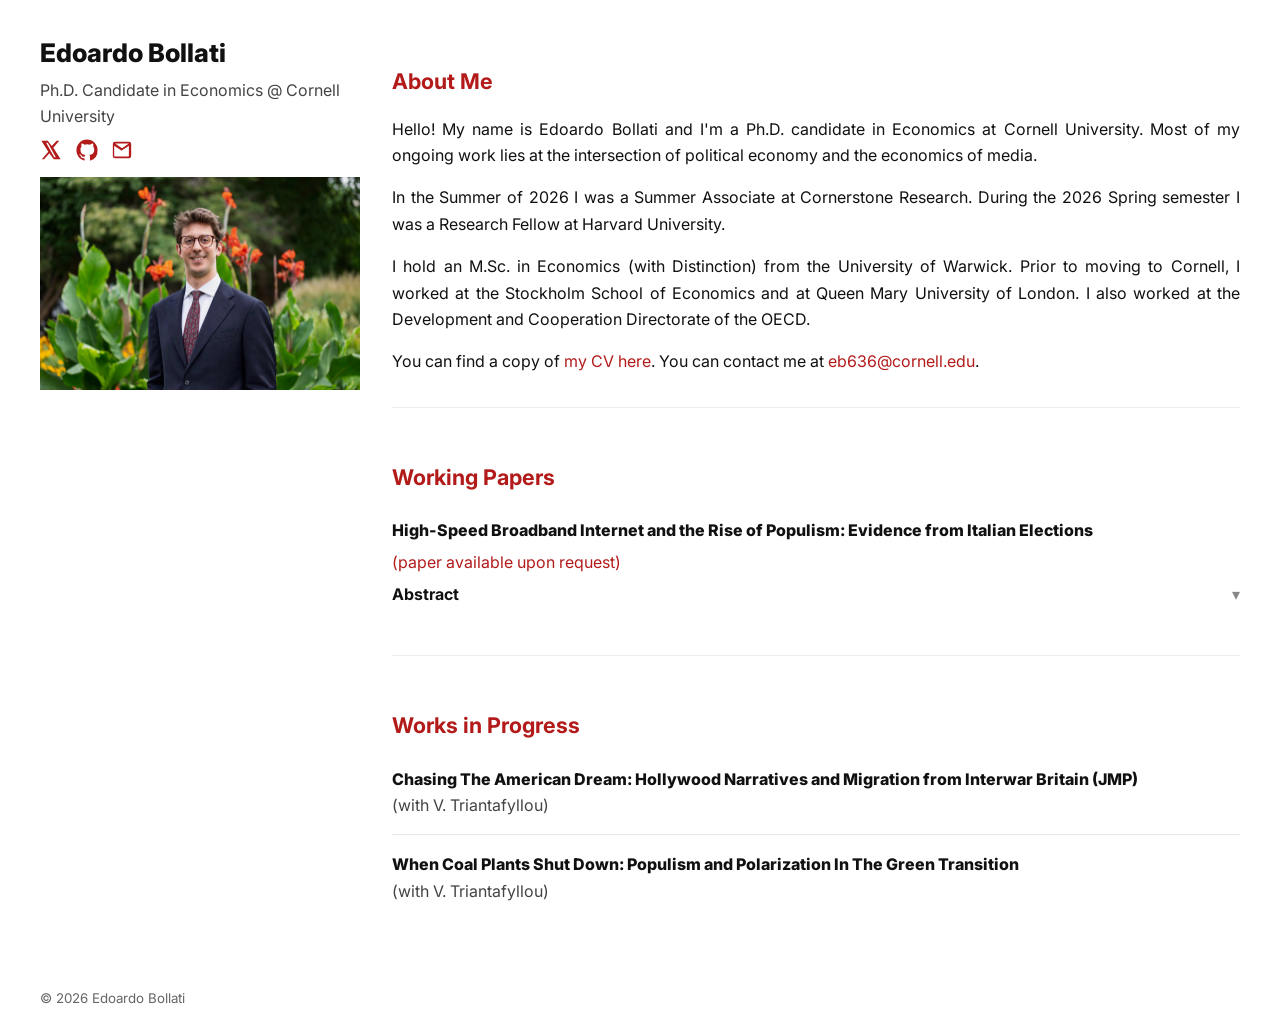
<file: docs/index.html>
<!doctype html>
<html lang="en">
<head>
  <meta charset="utf-8" />
  <meta name="viewport" content="width=device-width, initial-scale=1" />
  <title>Edoardo Bollati — PhD Candidate in Economics @ Cornell University</title>
  <meta name="description" content="Edoardo Bollati's academic website." />
  <link rel="preconnect" href="https://fonts.googleapis.com">
  <link rel="preconnect" href="https://fonts.gstatic.com" crossorigin>
  <link href="https://fonts.googleapis.com/css2?family=Inter:wght@300;400;500;600;700;800&display=swap" rel="stylesheet">
  <style>
    :root{
      --bg:#ffffff;
      --fg:#111111;
      --muted:#444444;
      --border:#e5e7eb;
      --cranberry:#cc002b;
      --logo-red:#b31b1b;
    }

    html, body { height: 100%; }
    body {
      margin: 0;
      font-family: Inter, system-ui, -apple-system, Segoe UI, Roboto, Arial;
      background: var(--bg);
      color: var(--fg);
      line-height: 1.65;
    }
    a { color: var(--logo-red); text-decoration: none; }
    a:hover { text-decoration: underline; }
    img { max-width: 100%; display: block; }

    .shell { max-width: 1200px; margin: 0 auto; padding: 2rem 1rem; }
    .grid { display: grid; grid-template-columns: 320px minmax(0,1fr); gap: 2rem; }

    aside { position: sticky; top: 1rem; align-self: start; }
    .side-name { font-weight: 800; font-size: 1.6rem; margin: 0; }
    .side-affil { color: var(--muted); margin: .15rem 0 .6rem; }
    .iconbar { display: flex; gap: .85rem; align-items: center; margin: .25rem 0 1rem; }
    .iconbar a { line-height: 0; }
    .iconbar svg { width: 22px; height: 22px; fill: var(--logo-red); }
    .side-photo { margin: 0 0 1rem; }

    main { min-width: 0; }

    /* Section headings (logo red) */
    .section-title { font-size: 1.35rem; color: var(--logo-red); margin: 2rem 0 .75rem; }

    /* Ultra-light section dividers */
    section + section {
      margin-top: 2rem;
      padding-top: 1.25rem;
      border-top: 1px solid #eee;
    }

    .list { background: var(--bg); border: 0; }
    .entry { border-top: 1px solid var(--border); padding: 1rem 0; }
    .entry:first-child { border-top: 0; }
    .title { font-weight: 800; color: var(--fg); }
    .meta { color: var(--muted); }
    .links { display: flex; gap: 1rem; flex-wrap: wrap; margin-top: .35rem; }

    details { margin-top: .35rem; }
    summary {
      list-style: none;
      cursor: pointer;
      display: flex;
      align-items: center;
      gap: .5rem;
      color: var(--fg);
      font-weight: 700;
    }
    summary::-webkit-details-marker { display: none; }
    summary:after { content: "▾"; margin-left: auto; color: #888; }
    details[open] summary:after { content: "▴"; }
    .abstract { margin-top: .5rem; color: var(--fg); }

    footer { max-width: 1200px; margin: 2rem auto; padding: 0 1rem; color: #666; }

    @media (max-width: 980px) {
      .grid { grid-template-columns: 1fr; }
      aside { position: static; }
    }

    #about p {
      text-align: justify;
      text-justify: inter-word;
      hyphens: auto;
    }
    .abstract {
      text-align: justify;
      text-justify: inter-word;
      hyphens: auto;
    }

    #wp .section-title,
    #wip .section-title {
      margin: 2rem 0 0.35rem; /* tighter bottom margin */
    }
  </style>
</head>
<body>
  <div class="shell">
    <div class="grid">
      <aside>
        <h1 class="side-name">Edoardo Bollati</h1>
        <div class="side-affil">Ph.D. Candidate in Economics @ Cornell University</div>
        <div class="iconbar">
          <a href="https://x.com/BollatiEdoardo" aria-label="Twitter/X" title="Twitter/X">
            <svg viewBox="0 0 24 24" aria-hidden="true">
              <path d="M18.244 2H21l-6.5 7.43L22.5 22H15l-4.77-6.41L4.5 22H2l7.09-8.1L1.5 2h7l4.27 5.77L18.244 2Zm-2.744 18h1.756L8.5 4h-1.76l8.76 16Z"/>
            </svg>
          </a>
          <a href="https://github.com/edoardobollati" aria-label="GitHub" title="GitHub">
            <svg viewBox="0 0 24 24" aria-hidden="true">
              <path d="M12 .5A11.5 11.5 0 0 0 .5 12.3c0 5.21 3.38 9.62 8.07 11.18.59.11.8-.26.8-.58l-.02-2.03c-3.28.73-3.97-1.58-3.97-1.58-.54-1.4-1.33-1.77-1.33-1.77-1.09-.77.08-.76.08-.76 1.2.09 1.83 1.25 1.83 1.25 1.07 1.87 2.81 1.33 3.5 1.02.11-.8.42-1.33.76-1.64-2.62-.31-5.38-1.34-5.38-5.97 0-1.32.46-2.39 1.22-3.23-.12-.3-.53-1.55.12-3.23 0 0 .99-.32 3.24 1.23a11.1 11.1 0 0 1 5.9 0c2.25-1.55 3.24-1.23 3.24-1.23.65 1.68.24 2.93.12 3.23.76.84 1.22 1.91 1.22 3.23 0 4.64-2.76 5.65-5.4 5.96.43.37.81 1.1.81 2.23l-.01 3.3c0 .33.21.71.81.59A11.5 11.5 0 0 0 23.5 12.3 11.5 11.5 0 0 0 12 .5Z"/>
            </svg>
          </a>
          <a href="mailto:eb636@cornell.edu" aria-label="Email" title="Email">
            <svg viewBox="0 0 24 24" aria-hidden="true">
              <path d="M2 5.5A2.5 2.5 0 0 1 4.5 3h15A2.5 2.5 0 0 1 22 5.5v13A2.5 2.5 0 0 1 19.5 21h-15A2.5 2.5 0 0 1 2 18.5v-13Zm2.5-.5 7.5 5 7.5-5H4.5Zm15 2.3-7.35 4.9a1 1 0 0 1-1.3 0L3.5 7.3v11.2c0 .28.22.5.5.5h15c.28 0 .5-.22.5-.5V7.3Z"/>
            </svg>
          </a>
        </div>
        <div class="side-photo">
          <img src="images/profilepic2026.jpeg" alt="Edoardo Bollati" />
        </div>
      </aside>

      <main>
        <section id="about">
          <h2 class="section-title">About Me</h2>
          <p>
            Hello! My name is Edoardo Bollati and I'm a Ph.D. candidate in Economics at Cornell University.
            Most of my ongoing work lies at the intersection of political economy and the economics of media.  
          </p>
          <p>
            In the Summer of 2026 I was a Summer Associate at Cornerstone Research. During the 2026 Spring semester I was a Research Fellow at Harvard University. 
          </p>
          <p>
            I hold an M.Sc. in Economics (with Distinction) from the University of Warwick. Prior to moving to Cornell,
            I worked at the Stockholm School of Economics and at Queen Mary University of London. I also worked at the
            Development and Cooperation Directorate of the OECD.
          </p>
          <p>
            You can find a copy of
            <a href="cv/140926_BollatiCV.pdf" target="_blank" rel="noopener">my CV here</a>.
            You can contact me at
            <a href="mailto:eb636@cornell.edu">eb636@cornell.edu</a>.
          </p>
        </section>

        <section id="wp">
          <h2 class="section-title">Working Papers</h2>
          <div class="list">
            <div class="entry">
              <div class="title">High-Speed Broadband Internet and the Rise of Populism: Evidence from Italian Elections</div>
              <div class="links">
                <a href="mailto:eb636@cornell.edu?subject=Working%20paper%20request%20-%20Broadband%20and%20Populism">
                  (paper available upon request)
                </a>
              </div>
              <details>
                <summary>Abstract</summary>
                <div class="abstract">
                   This paper examines whether exposure to high-speed broadband Internet affects the electoral performance of populist parties. Utilizing a novel dataset that combines detailed broadband coverage information with completion dates for the roll-out of the Italian Strategy for Ultra-Broadband (BUL), I compare political outcomes in municipalities that gained access to high-speed Internet before an election with those that remained disconnected, using difference-in-differences and event-study designs. I find that completion of high-speed broadband networks prior to the 2018 Parliamentary elections significantly increased support for populist parties. Treated municipalities experienced a 3.2-3.4 percentage point rise in the aggregate populist vote share, corresponding to roughly a 7% increase over baseline levels. These gains are driven by "media-savvy" populist parties such as the Five Star Movement and Forza Italia and came primarily at the expense of non-populist left-leaning parties, with no detectable effect on turnout, consistent with vote switching among existing voters rather than mobilization. To shed light on mechanisms, I show that online searches for political content spike immediately before elections and disproportionately focus on populist leaders. Because Italian regulations restrict traditional media coverage during this period, high-speed broadband becomes a key channel for last-minute information acquisition. Consistent with a "marginal voter" mechanism, the effects largely vanish in the lower-salience 2019 European elections, where undecided voters are less likely to turn out and therefore less exposed to online persuasion.
                </div>
              </details>
            </div>
          </div>
        </section>

        <section id="wip">
          <h2 class="section-title">Works in Progress</h2>
          <div class="list">
            <div class="entry">
              <div class="title">Chasing The American Dream: Hollywood Narratives and Migration from Interwar Britain (JMP)</div>
              <div class="meta">(with V. Triantafyllou)</div>
            </div>
            <div class="entry">
              <div class="title">When Coal Plants Shut Down: Populism and Polarization In The Green Transition</div>
              <div class="meta">(with V. Triantafyllou)</div>
            </div>
          </div>
        </section>
      </main>
    </div>
  </div>

  <footer>
    <small>© <span id="year"></span> Edoardo Bollati</small>
  </footer>

  <script>
    document.getElementById('year').textContent = new Date().getFullYear();
  </script>
</body>
</html>
</file>
